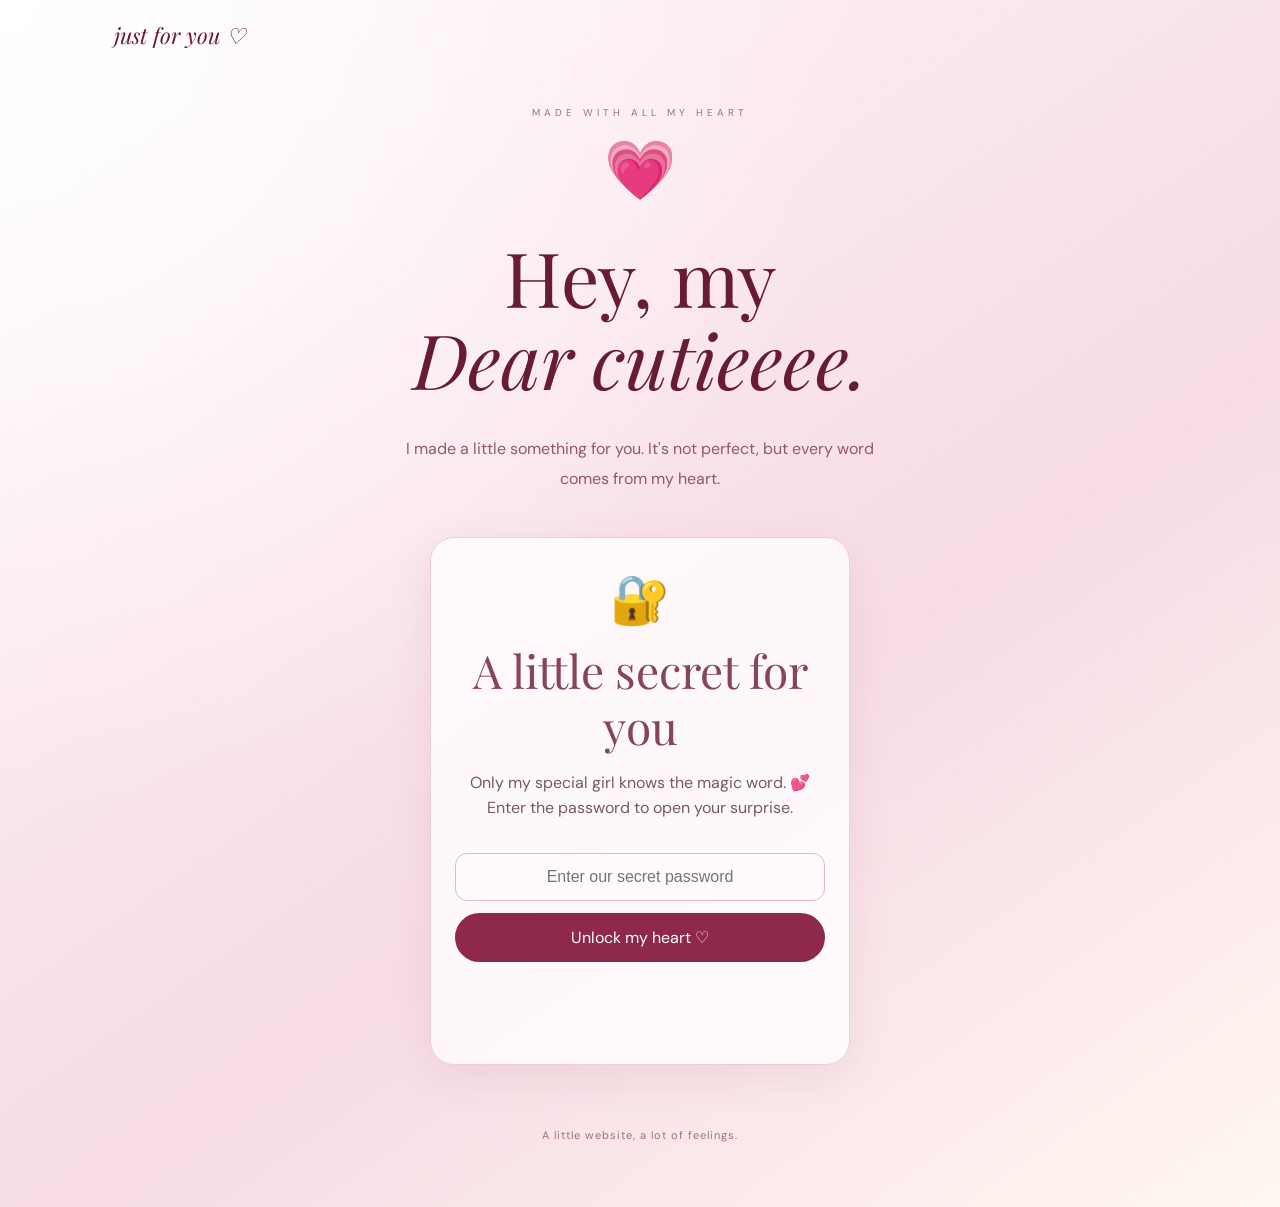
<file: index.html>
<!DOCTYPE html>
<html lang="en">
<head>
  <meta charset="UTF-8">
  <meta name="viewport" content="width=device-width, initial-scale=1">
  <meta name="theme-color" content="#f7dce5">
  <title>A Little Surprise For You ❤️</title>
  <link rel="stylesheet" href="style.css">
  <script src="script.js" defer></script>

  <style>
    .lock-screen {
      width: min(420px, 100%);
      margin: 28px auto;
      padding: 30px 24px;
      text-align: center;
      background: rgba(255, 255, 255, 0.78);
      border: 1px solid #f0cad8;
      border-radius: 24px;
      box-shadow: 0 12px 40px rgba(130, 70, 95, 0.10);
    }

    .lock-icon {
      font-size: 48px;
      margin-bottom: 12px;
    }

    .lock-screen h2 {
      color: #87445f;
      margin-bottom: 10px;
    }

    .lock-screen p {
      color: #775866;
      line-height: 1.6;
    }

    .password-input {
      box-sizing: border-box;
      width: 100%;
      margin: 16px 0 12px;
      padding: 14px;
      border: 1px solid #e4b7c9;
      border-radius: 12px;
      background: #fffafd;
      font-size: 16px;
      text-align: center;
      outline-color: #c87999;
    }

    .unlock-button {
      width: 100%;
      border: none;
      cursor: pointer;
      font-size: 16px;
    }

    .error-message {
      min-height: 24px;
      color: #b4234d !important;
      font-size: 14px;
    }

    .hidden {
      display: none !important;
    }

    
/* Shake animation for a wrong password */
@keyframes passwordShake {
  0%, 100% { transform: translateX(0) rotate(0); }
  15% { transform: translateX(-10px) rotate(-1deg); }
  30% { transform: translateX(10px) rotate(1deg); }
  45% { transform: translateX(-8px) rotate(-1deg); }
  60% { transform: translateX(8px) rotate(1deg); }
  75% { transform: translateX(-4px); }
  90% { transform: translateX(4px); }
}

.shake {
  animation: passwordShake 0.5s ease;
}

.error-message {
  min-height: 44px;
  color: #b4234d !important;
  font-size: 14px;
  font-weight: 600;
  line-height: 1.5;
}

@media (prefers-reduced-motion: reduce) {
  .shake {
    animation: none;
  }
}

  </style>
</head>


  <style>
    @keyframes passwordShake {
      0%, 100% { transform: translateX(0); }
      15% { transform: translateX(-10px); }
      30% { transform: translateX(10px); }
      45% { transform: translateX(-8px); }
      60% { transform: translateX(8px); }
      75% { transform: translateX(-4px); }
      90% { transform: translateX(4px); }
    }

    .shake {
      animation: passwordShake 0.5s ease;
    }

    .error-message {
      min-height: 44px;
      color: #b4234d !important;
      font-size: 14px;
      font-weight: 600;
      line-height: 1.5;
    }

    @media (prefers-reduced-motion: reduce) {
      .shake {
        animation: none;
      }
    }
  </style>

<body>
  <header class="site-header">
    <a class="brand" href="index.html">just for you ♡</a>
  </header>

  <main class="page fade-in">
    <div class="eyebrow">Made with all my heart</div>
    <div class="heart-icon">💗</div>

    <h1>Hey, my<br><em>Dear cutieeee.</em></h1>

    <p class="intro">
      I made a little something for you.
      It's not perfect, but every word comes from my heart.
    </p>

    <section class="lock-screen" id="lockScreen">
      <div class="lock-icon">🔐</div>
      <h2>A little secret for you</h2>
      <p>
        Only my special girl knows the magic word. 💕<br>
        Enter the password to open your surprise.
      </p>

      <form id="passwordForm">
        <input
          class="password-input"
          id="passwordInput"
          type="password"
          placeholder="Enter our secret password"
          autocomplete="off"
          aria-label="Password"
          required
        >

        <button class="btn unlock-button" type="submit">
          Unlock my heart ♡
        </button>

        <p class="error-message" id="errorMessage" role="alert"></p>
      </form>
    </section>

    <section id="welcomeScreen" class="lock-screen hidden">
      <div class="lock-icon">💖</div>
      <h2>You unlocked it, cutie!</h2>
      <p>Your little surprise is waiting for you.</p>

      <div class="button-row">
        <a class="btn" href="letter.html">
          Open my little surprise ♡
        </a>
      </div>
    </section>

    <div class="footer-note">A little website, a lot of feelings.</div>
  </main>

  <audio id="backgroundMusic"
         src="music/our-song.mp3"
         loop
         preload="none"></audio>
</body>
</html>
</file>
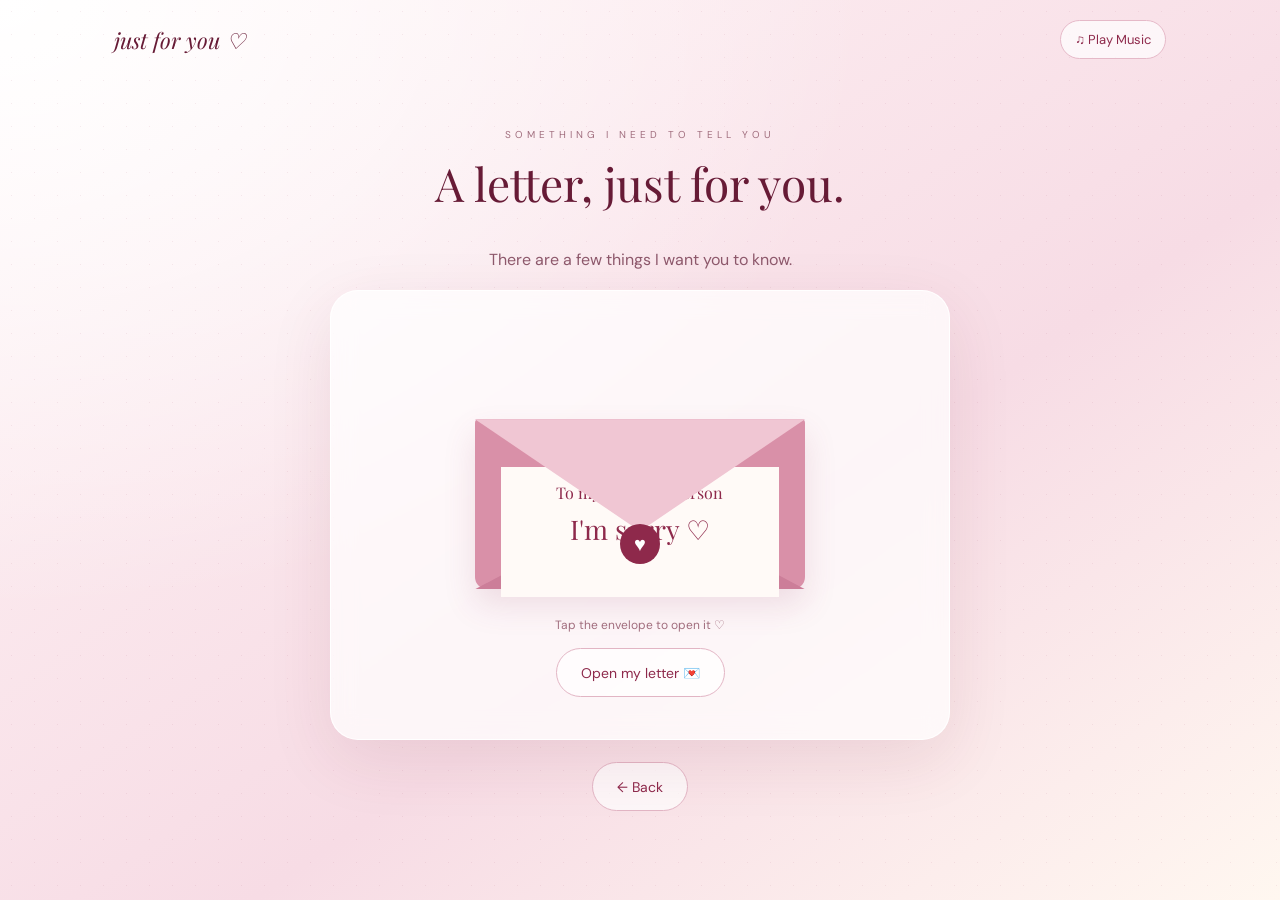
<file: letter.html>
<!DOCTYPE html>
<html lang="en">
<head>
  <meta charset="UTF-8">
  <meta name="viewport" content="width=device-width, initial-scale=1">
  <title>A Letter From My Heart 💌</title>
  <link rel="stylesheet" href="style.css">
  <script src="script.js" defer></script>
</head>
<body>
  <header class="site-header">
    <a class="brand" href="index.html">just for you ♡</a>
    <button class="music-button" id="musicToggle">♫ Play Music</button>
  </header>

  <main class="page fade-in">
    <div class="eyebrow">Something I need to tell you</div>
    <h2>A letter, just for you.</h2>
    <p class="intro">There are a few things I want you to know.</p>

    <div class="panel">
      <div class="envelope-wrap" id="envelope"
           onclick="toggleEnvelope()"
           role="button" tabindex="0"
           aria-label="Open the envelope"
           onkeydown="if(event.key==='Enter'||event.key===' '){event.preventDefault();toggleEnvelope()}">
        <div class="envelope">
          <div class="envelope-letter">
            <span>To my favourite person</span>
            <div style="font-size:27px;margin-top:8px">I'm sorry ♡</div>
          </div>
          <div class="envelope-flap"></div>
          <div class="envelope-seal">♥</div>
        </div>
      </div>

      <p class="hint">Tap the envelope to open it ♡</p>

      <div id="apologyPreview" class="hidden fade-in">
        <h2 style="font-size:30px">I'm truly sorry.</h2>
        <p>
          My favourite part? ❤️🥹
        </p>

        <p>
            It was always the little things, Cutie your innocent smile, our cute conversations, and the happiness you bring into my life. ❤️
        </p>

        <p>
            I'm really sorry for hurting you yesterday night, Cutie. I'm sorry I didn't text you properly and made you feel bad. You never deserved that, and I never want to be the reason for your tears. 🥺💗
        </p>

        <p>
           Please go to college today, my Cutie. 🫶🏻 Go enjoy your fest, have fun with your friends, take lots of pictures, laugh, and make beautiful memories. Don't miss these special moments because of what happened yesterday. Even if you're still upset with me, I understand. I just want to see you happy. ❤️
        </p>

        <p>
            I'm sorry, my innocent girl. I'll try to be more careful with your heart. You deserve so much love, Cutie. Now please go and enjoy your day for me, okay? 🥹❤️🫂
        </p>

        <div class="button-row">
          <a class="btn" href="memories.html">Our little memories →</a>
        </div>
      </div>

      <button class="btn secondary" id="openLetterButton"
              onclick="revealApology()">
        Open my letter 💌
      </button>
    </div>

    <div class="button-row">
      <a class="btn secondary" href="index.html">← Back</a>
    </div>
  </main>

  <audio id="backgroundMusic" src="music/our-song.mp3"
         loop preload="none"></audio>

  <script>
    function revealApology() {
      document.getElementById("envelope").classList.add("open");
      document.getElementById("apologyPreview").classList.remove("hidden");
      document.getElementById("openLetterButton").classList.add("hidden");
    }
  </script>
</body>
</html>
</file>
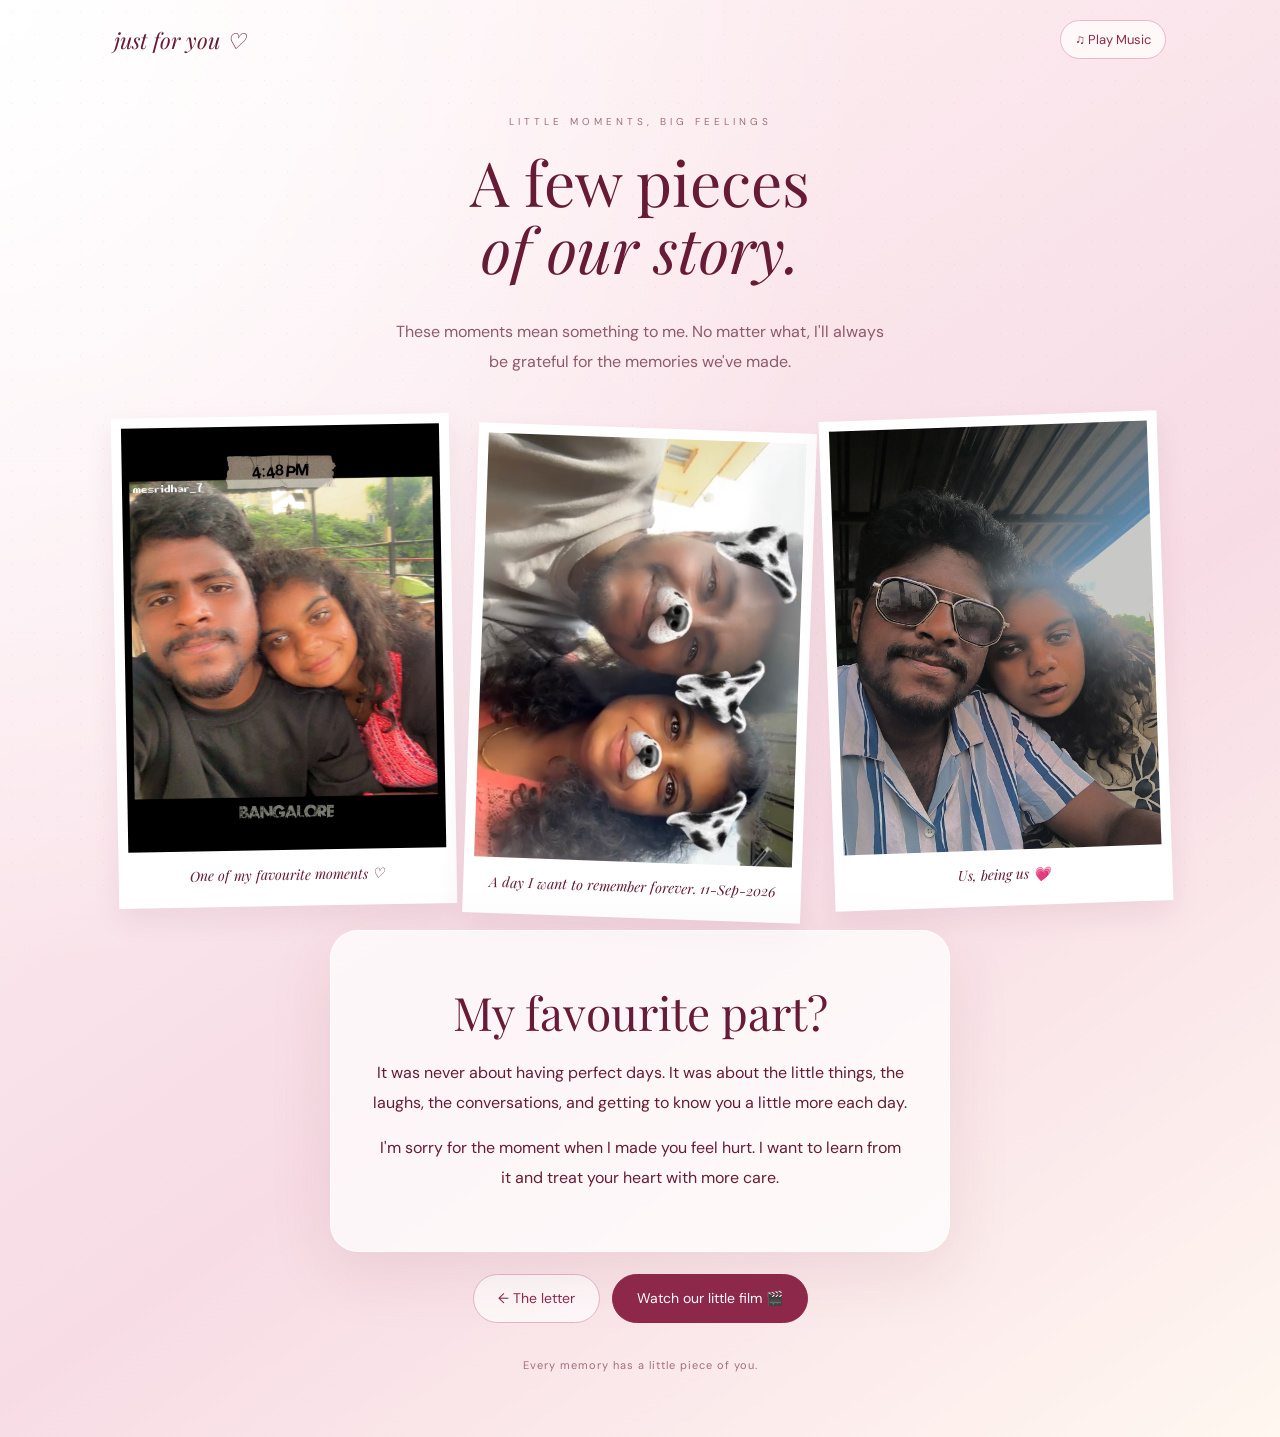
<file: memories.html>
<!DOCTYPE html>
<html lang="en">
<head>
  <meta charset="UTF-8">
  <meta name="viewport" content="width=device-width, initial-scale=1">
  <title>Our Little Memories 📸</title>
  <link rel="stylesheet" href="style.css">
  <script src="script.js" defer></script>
</head>
<body>
  <header class="site-header">
    <a class="brand" href="index.html">just for you ♡</a>
    <button class="music-button" id="musicToggle">♫ Play Music</button>
  </header>

  <main class="page wide fade-in">
    <div class="eyebrow">Little moments, big feelings</div>
    <h1 style="font-size:clamp(38px,7vw,62px)">
      A few pieces<br><em>of our story.</em>
    </h1>
    <p class="intro">
      These moments mean something to me.
      No matter what, I'll always be grateful for the memories we've made.
    </p>

    <div class="photo-grid">
      <div class="photo-card">
        <img src="images/our-photo-1.jpg"
             alt="Our first memory">
        <p>One of my favourite moments ♡</p>
      </div>

      <div class="photo-card">
        <img src="images/our-photo-2.jpg"
             alt="A special day together">
        <p>A day I want to remember forever. 11-Sep-2026</p>
      </div>

      <div class="photo-card">
        <img src="images/our-photo-3.jpg"
             alt="A happy memory together">
        <p>Us, being us 💗</p>
      </div>
    </div>

    <div class="panel">
      <h2>My favourite part?</h2>
      <p>
        It was never about having perfect days.
        It was about the little things, the laughs, the conversations,
        and getting to know you a little more each day.
      </p>
      <p>
        I'm sorry for the moment when I made you feel hurt.
        I want to learn from it and treat your heart with more care.
      </p>
    </div>

    <div class="button-row">
      <a class="btn secondary" href="letter.html">← The letter</a>
      <a class="btn" href="video.html">Watch our little film 🎬</a>
    </div>

    <div class="footer-note">Every memory has a little piece of you.</div>
  </main>

  <audio id="backgroundMusic" src="music/our-song.mp3"
         loop preload="none"></audio>
</body>
</html>
</file>
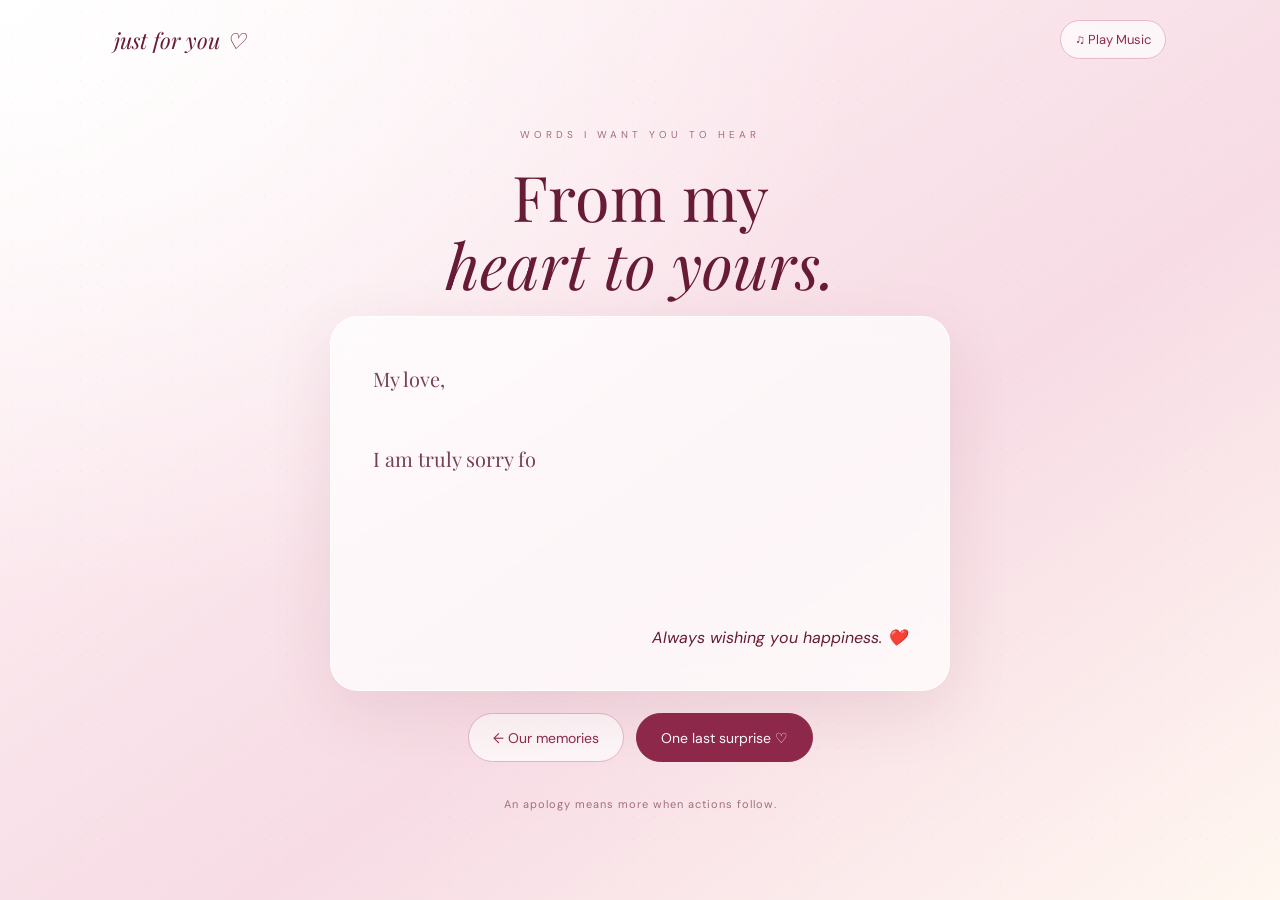
<file: message.html>
<!DOCTYPE html>
<html lang="en">
<head>
  <meta charset="UTF-8">
  <meta name="viewport" content="width=device-width, initial-scale=1">
  <title>Words From My Heart ✍️</title>
  <link rel="stylesheet" href="style.css">
  <script src="script.js" defer></script>
</head>
<body>
  <header class="site-header">
    <a class="brand" href="index.html">just for you ♡</a>
    <button class="music-button" id="musicToggle">♫ Play Music</button>
  </header>

  <main class="page fade-in">
    <div class="eyebrow">Words I want you to hear</div>
    <h1 style="font-size:clamp(39px,7vw,63px)">
      From my<br><em>heart to yours.</em>
    </h1>

    <div class="panel">
      <div id="typedMessage" class="letter-text"
           aria-live="polite">Getting my words together…</div>

      <div class="signature">
        Always wishing you happiness. ❤️
      </div>
    </div>

    <div class="button-row">
      <a class="btn secondary" href="memories.html">← Our memories</a>
      <a class="btn" href="surprise.html">One last surprise ♡</a>
    </div>

    <div class="footer-note">
      An apology means more when actions follow.
    </div>
  </main>

  <audio id="backgroundMusic" src="music/our-song.mp3"
         loop preload="none"></audio>
</body>
</html>
</file>
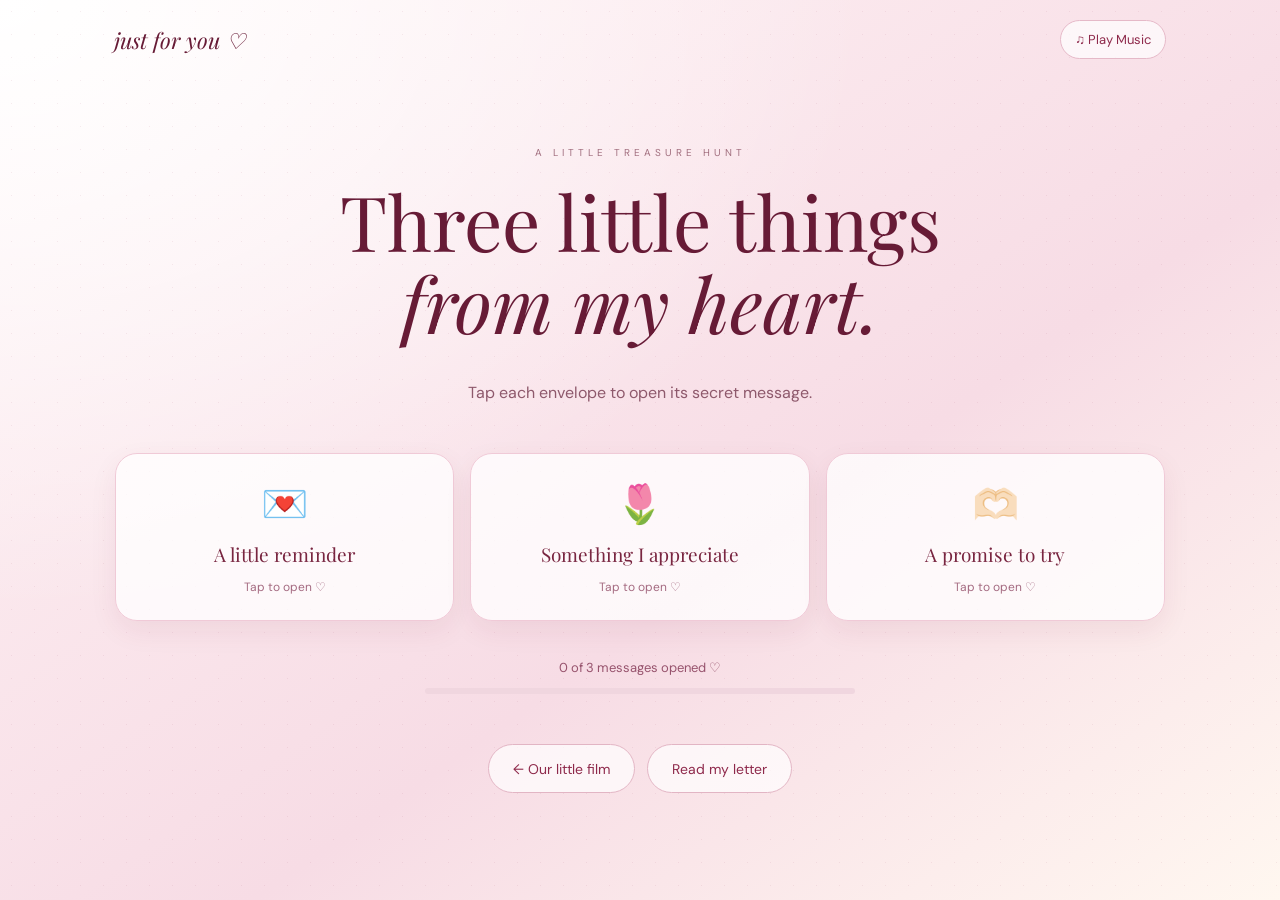
<file: secrets.html>
<!DOCTYPE html>
<html lang="en">
<head>
  <meta charset="UTF-8">
  <meta name="viewport" content="width=device-width, initial-scale=1">
  <title>Little Secrets For You 💗</title>
  <link rel="stylesheet" href="style.css">
  <script src="script.js" defer></script>
</head>
<body>
  <header class="site-header">
    <a class="brand" href="index.html">just for you ♡</a>
    <button class="music-button" id="musicToggle">♫ Play Music</button>
  </header>

  <main class="page wide fade-in">
    <div class="eyebrow">A little treasure hunt</div>
    <h1>Three little things<br><em>from my heart.</em></h1>
    <p class="intro">Tap each envelope to open its secret message.</p>

    <div class="secret-grid">
      <button class="secret-card" data-secret="0" aria-expanded="false">
        <span class="secret-icon">💌</span>
        <span class="secret-title">A little reminder</span>
        <span class="secret-hint">Tap to open ♡</span>
        <span class="secret-message hidden">
          You matter. Your feelings matter. And I never want you to
          feel that your hurt is something I can simply brush aside.
        </span>
      </button>

      <button class="secret-card" data-secret="1" aria-expanded="false">
        <span class="secret-icon">🌷</span>
        <span class="secret-title">Something I appreciate</span>
        <span class="secret-hint">Tap to open ♡</span>
        <span class="secret-message hidden">
          I appreciate the little things about you that make you
          uniquely you. I want to keep learning how to love you better.
        </span>
      </button>

      <button class="secret-card" data-secret="2" aria-expanded="false">
        <span class="secret-icon">🫶🏻</span>
        <span class="secret-title">A promise to try</span>
        <span class="secret-hint">Tap to open ♡</span>
        <span class="secret-message hidden">
          I can't promise to be perfect. I can promise to take
          responsibility, listen honestly, and work on my mistakes.
        </span>
      </button>
    </div>

    <div class="unlock-progress" aria-live="polite">
      <span id="secretCount">0</span> of 3 messages opened ♡
      <div class="progress-track">
        <div id="secretProgress" class="progress-fill"></div>
      </div>
    </div>

    <div id="secretComplete" class="panel hidden fade-in">
      <div class="heart-icon">✨</div>
      <h2>You found every little note!</h2>
      <p>
        There's one more message waiting for you.
        Take your time and open it whenever you're ready.
      </p>
      <a class="btn" href="surprise.html">Open the final surprise ❤️</a>
    </div>

    <div class="button-row">
      <a class="btn secondary" href="video.html">← Our little film</a>
      <a class="btn secondary" href="message.html">Read my letter</a>
    </div>
  </main>

  <audio id="backgroundMusic"
         src="music/our-song.mp3" loop preload="none"></audio>
</body>
</html>
</file>
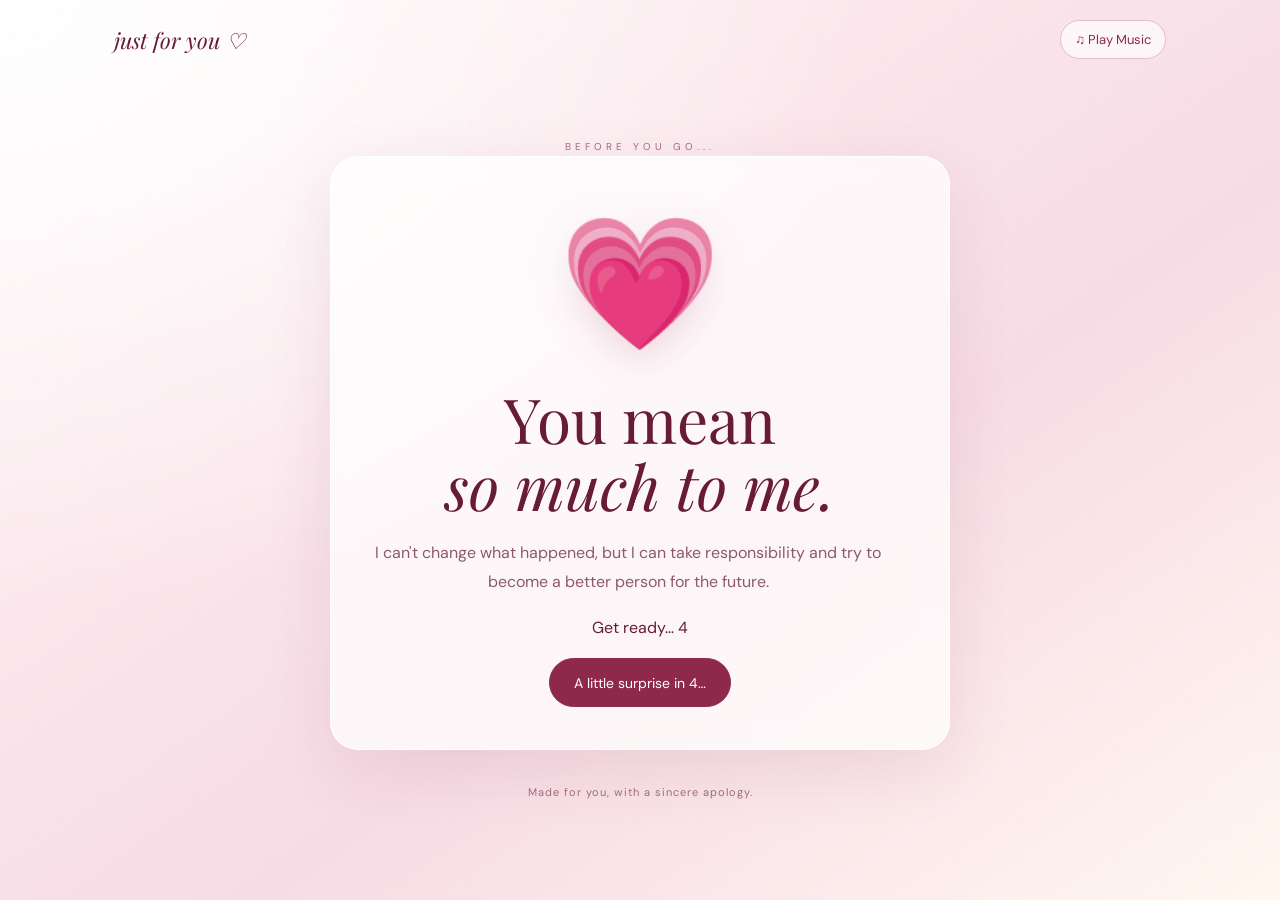
<file: surprise.html>
<!DOCTYPE html>
<html lang="en">
<head>
  <meta charset="UTF-8">
  <meta name="viewport" content="width=device-width, initial-scale=1">
  <title>One Last Thing ❤️</title>
  <link rel="stylesheet" href="style.css">
  <script src="script.js" defer></script>
</head>
<body>
  <header class="site-header">
    <a class="brand" href="index.html">just for you ♡</a>
    <button class="music-button" id="musicToggle">♫ Play Music</button>
  </header>

  <main class="page fade-in">
    <div class="eyebrow">Before you go...</div>

    <div class="panel">
      <div class="surprise-heart">💗</div>

      <h1 style="font-size:clamp(39px,7vw,62px)">
        You mean<br><em>so much to me.</em>
      </h1>

      <p class="intro">
        I can't change what happened, but I can take responsibility
        and try to become a better person for the future.
      </p>

      <p id="loveCountdown" aria-live="polite"></p>
      <button class="btn" id="surpriseButton">
        Open your little surprise ✨
      </button>

      <div id="surpriseReveal" class="hidden fade-in">
        <div class="heart-icon">🫶🏻</div>

        <p class="final-message">
          I'm sorry for hurting you.<br>
          I care about you deeply.<br>
          You deserve patience, respect, and real effort.
        </p>

        <p>
          If you're ready to talk, I'll listen.
          If you need time, I'll respect that too.
        </p>

        <h2 style="font-size:32px">Sending you a hug. ♡</h2>

        <p class="serif"><em>With love, always.</em></p>

        <div class="button-row">
          <a class="btn secondary" href="index.html">Read it again ♡</a>
        </div>
      </div>
    </div>

    <div class="footer-note">
      Made for you, with a sincere apology.
    </div>
  </main>

  <audio id="backgroundMusic" src="music/our-song.mp3"
         loop preload="none"></audio>
</body>
</html>
</file>
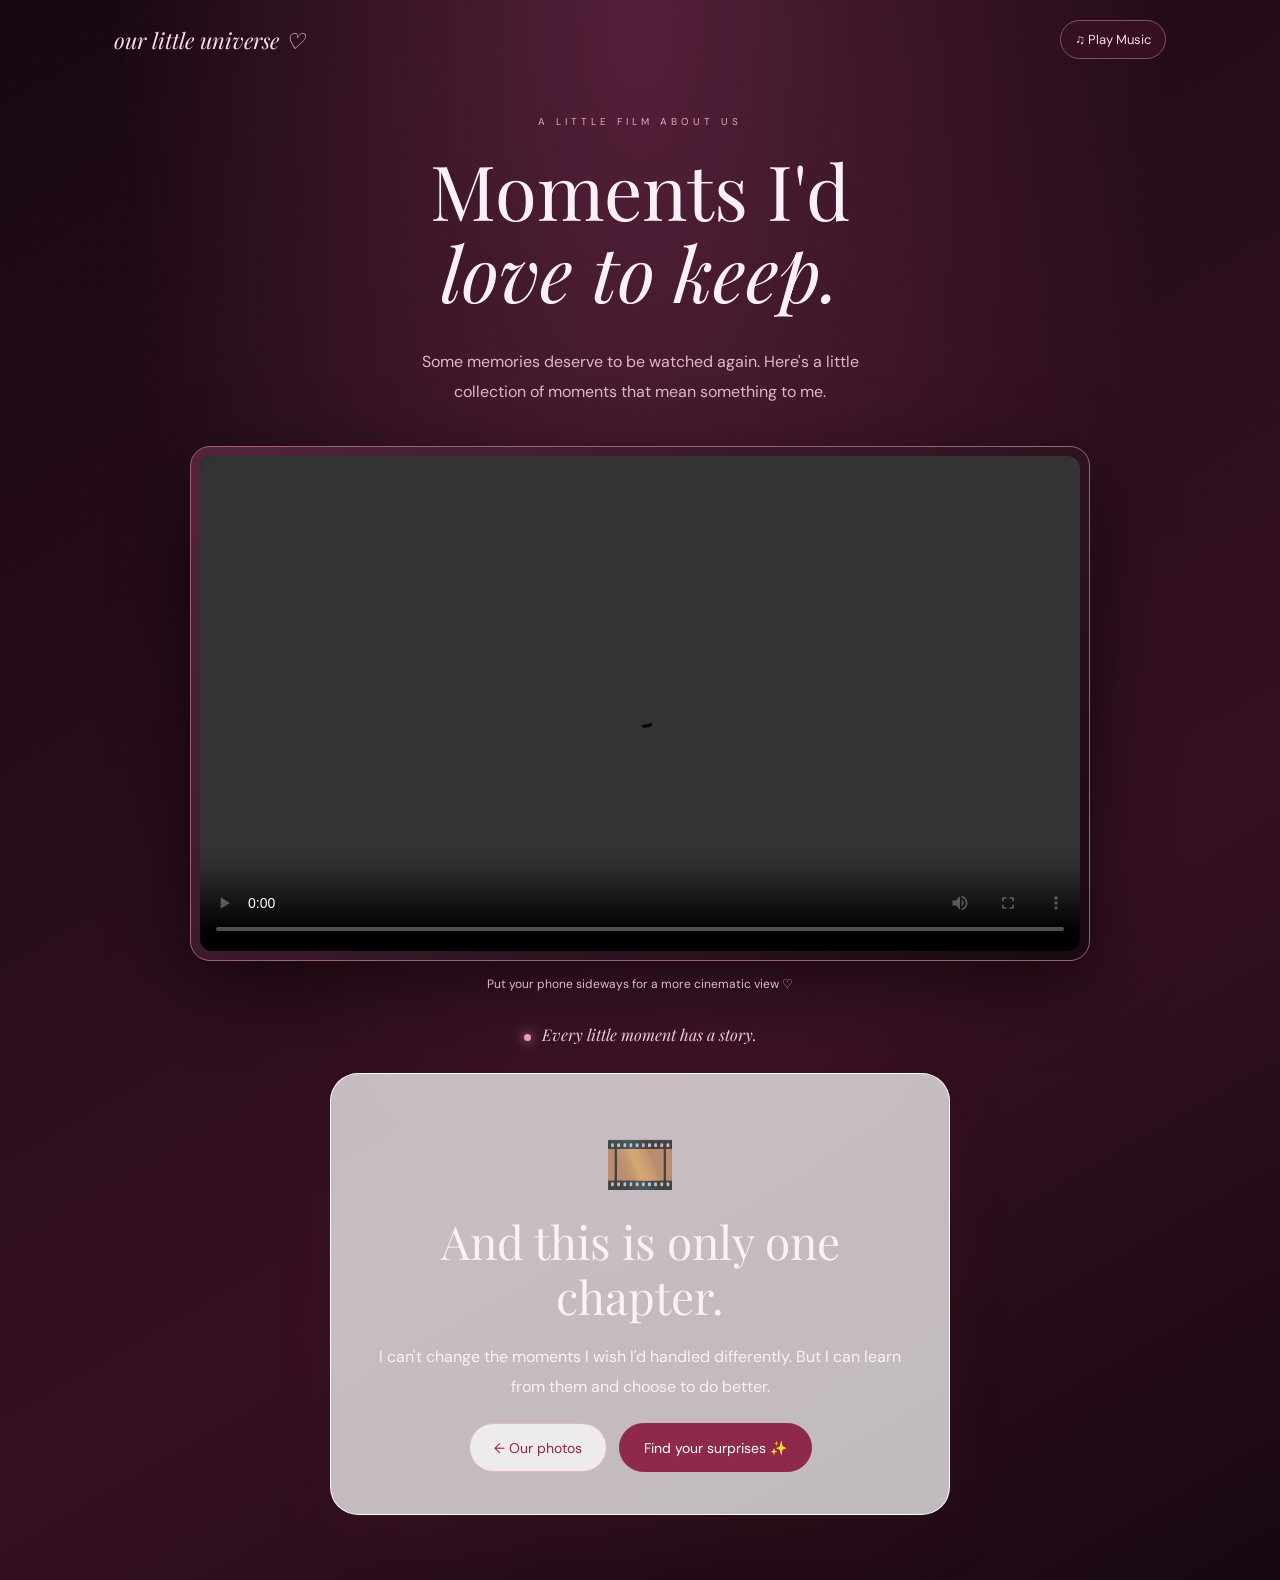
<file: video.html>
<!DOCTYPE html>
<html lang="en">
<head>
  <meta charset="UTF-8">
  <meta name="viewport" content="width=device-width, initial-scale=1">
  <meta name="theme-color" content="#270d1b">
  <title>Our Little Film 🎬</title>
  <link rel="stylesheet" href="style.css">
  <script src="script.js" defer></script>
</head>
<body class="cinema">
  <header class="site-header">
    <a class="brand" href="index.html">our little universe ♡</a>
    <button class="music-button" id="musicToggle">♫ Play Music</button>
  </header>

  <main class="page wide fade-in">
    <div class="eyebrow">A little film about us</div>
    <h1>Moments I'd<br><em>love to keep.</em></h1>

    <p class="intro">
      Some memories deserve to be watched again.
      Here's a little collection of moments that mean something to me.
    </p>

    <div class="film-frame">
      <video id="memoryVideo"
             controls
             playsinline
             preload="metadata"
             >
        <source src="videos/our-memories.mp4" type="video/mp4">
        Your browser cannot play this video.
      </video>
    </div>

    <p class="hint">Put your phone sideways for a more cinematic view ♡</p>

    <div class="film-caption">
      <span class="film-dot"></span>
      Every little moment has a story.
    </div>

    <div class="panel" style="margin-top:28px">
      <div class="heart-icon">🎞️</div>
      <h2>And this is only one chapter.</h2>
      <p>
        I can't change the moments I wish I'd handled differently.
        But I can learn from them and choose to do better.
      </p>
      <div class="button-row">
        <a class="btn secondary" href="memories.html">← Our photos</a>
        <a class="btn" href="secrets.html">Find your surprises ✨</a>
      </div>
    </div>
  </main>

  <audio id="backgroundMusic"
         src="music/our-song.mp3" loop preload="none"></audio>
</body>
</html>
</file>
<file: style.css>
@import url('https://fonts.googleapis.com/css2?family=DM+Sans:wght@400;500;600&family=Playfair+Display:ital,wght@0,400;0,500;0,600;1,400&display=swap');

:root {
  --rose: #8e294b;
  --rose-dark: #671b36;
  --pink: #f5dce4;
  --cream: #fffaf7;
  --muted: #a16e7e;
  --white: #ffffff;
}

* {
  box-sizing: border-box;
}

html {
  scroll-behavior: smooth;
}

body {
  margin: 0;
  min-height: 100vh;
  color: var(--rose-dark);
  background:
    radial-gradient(ellipse at top left, #fff 0%, transparent 48%),
    linear-gradient(145deg, #fff5f6, #f7dce5 60%, #fff7f0);
  font-family: 'DM Sans', sans-serif;
}

body::before {
  content: "";
  position: fixed;
  inset: 0;
  pointer-events: none;
  background-image: radial-gradient(#a64c6b 0.7px, transparent 0.7px);
  background-size: 23px 23px;
  opacity: 0.10;
}

button, a {
  -webkit-tap-highlight-color: transparent;
}

a {
  color: inherit;
  text-decoration: none;
}

button {
  font: inherit;
}

.site-header {
  position: relative;
  z-index: 3;
  display: flex;
  justify-content: space-between;
  align-items: center;
  gap: 12px;
  max-width: 1100px;
  margin: auto;
  padding: 20px 24px;
}

.brand {
  font-family: 'Playfair Display', serif;
  font-size: 22px;
  font-style: italic;
}

.music-button {
  border: 1px solid #e5b9c8;
  background: rgba(255,255,255,.7);
  color: var(--rose);
  border-radius: 30px;
  padding: 10px 14px;
  cursor: pointer;
  font-size: 13px;
}

.page {
  position: relative;
  z-index: 1;
  width: min(100% - 32px, 850px);
  min-height: calc(100vh - 90px);
  margin: auto;
  padding: 34px 0 65px;
  display: flex;
  flex-direction: column;
  justify-content: center;
  align-items: center;
  text-align: center;
}

.page.wide {
  width: min(100% - 32px, 1050px);
}

.eyebrow {
  color: var(--muted);
  text-transform: uppercase;
  font-size: 10px;
  letter-spacing: 4px;
  line-height: 1.8;
}

h1, h2, .serif {
  font-family: 'Playfair Display', Georgia, serif;
  font-weight: 400;
}

h1 {
  font-size: clamp(42px, 8vw, 76px);
  line-height: 1.08;
  margin: 18px 0;
}

h2 {
  font-size: clamp(30px, 5vw, 46px);
  line-height: 1.2;
  margin: 12px 0 18px;
}

p {
  line-height: 1.85;
}

.intro {
  max-width: 510px;
  color: #8e596c;
  font-size: 16px;
}

.heart-icon {
  font-size: 58px;
  margin: 10px 0;
  animation: heartbeat 1.8s ease-in-out infinite;
}

@keyframes heartbeat {
  0%, 100% { transform: scale(1); }
  15% { transform: scale(1.12); }
  30% { transform: scale(1); }
  45% { transform: scale(1.08); }
}

.button-row {
  display: flex;
  flex-wrap: wrap;
  justify-content: center;
  gap: 12px;
  width: 100%;
  margin-top: 22px;
}

.btn {
  display: inline-flex;
  justify-content: center;
  align-items: center;
  min-height: 49px;
  padding: 14px 24px;
  border: 1px solid var(--rose);
  border-radius: 40px;
  background: var(--rose);
  color: white;
  cursor: pointer;
  font-size: 14px;
  transition: transform .2s, background .2s;
}

.btn:hover {
  background: var(--rose-dark);
  transform: translateY(-2px);
}

.btn.secondary {
  color: var(--rose);
  background: rgba(255,255,255,.7);
  border-color: #e2b5c4;
}

.btn.secondary:hover {
  background: white;
}

.panel {
  width: min(100%, 620px);
  padding: clamp(22px, 5vw, 42px);
  border: 1px solid rgba(255,255,255,.95);
  border-radius: 28px;
  background: rgba(255,255,255,.72);
  box-shadow: 0 20px 65px rgba(114,37,63,.10);
  backdrop-filter: blur(12px);
}

.envelope-wrap {
  width: min(100%, 330px);
  height: 225px;
  margin: 36px auto 20px;
  position: relative;
  perspective: 900px;
  cursor: pointer;
}

.envelope {
  position: absolute;
  inset: 50px 0 0;
  height: 170px;
  border-radius: 4px 4px 12px 12px;
  background: #d990a8;
  box-shadow: 0 16px 32px #9c456426;
}

.envelope::before {
  content: "";
  position: absolute;
  inset: 0;
  background: #e9b5c6;
  clip-path: polygon(0 0, 50% 56%, 100% 0);
}

.envelope::after {
  content: "";
  position: absolute;
  inset: 0;
  background: #cc7e99;
  clip-path: polygon(0 100%, 50% 48%, 100% 100%);
}

.envelope-flap {
  position: absolute;
  inset: 0 0 auto;
  height: 112px;
  background: #f0c6d3;
  clip-path: polygon(0 0, 100% 0, 50% 100%);
  transform-origin: top;
  transition: transform .8s ease;
  z-index: 3;
}

.envelope-seal {
  position: absolute;
  z-index: 4;
  top: 105px;
  left: calc(50% - 20px);
  width: 40px;
  height: 40px;
  display: grid;
  place-items: center;
  border-radius: 50%;
  color: white;
  background: var(--rose);
  font-size: 20px;
}

.envelope-letter {
  position: absolute;
  z-index: 2;
  left: 8%;
  top: 48px;
  width: 84%;
  height: 130px;
  padding: 15px 10px;
  background: #fffaf7;
  color: var(--rose);
  font-family: 'Playfair Display', serif;
  transition: transform .8s ease;
}

.envelope-wrap.open .envelope-flap {
  transform: rotateX(180deg);
  z-index: 1;
}

.envelope-wrap.open .envelope-letter {
  transform: translateY(-75px);
}

.hint {
  color: var(--muted);
  font-size: 12px;
}

.photo-grid {
  display: grid;
  grid-template-columns: repeat(3, minmax(0, 1fr));
  gap: 18px;
  width: 100%;
  margin: 24px 0;
}

.photo-card {
  padding: 10px 10px 18px;
  background: white;
  box-shadow: 0 12px 28px #6c244315;
  transform: rotate(-1deg);
}

.photo-card:nth-child(2) {
  transform: rotate(2deg) translateY(12px);
}

.photo-card:nth-child(3) {
  transform: rotate(-2deg);
}

.photo-card img {
  display: block;
  width: 100%;
  aspect-ratio: 3 / 4;
  object-fit: cover;
  background: #f3dbe3;
}

.photo-card p {
  margin: 12px 0 0;
  font-family: 'Playfair Display', serif;
  font-style: italic;
  font-size: 14px;
}

.letter-text {
  text-align: left;
  white-space: pre-wrap;
  min-height: 240px;
  font-family: 'Playfair Display', Georgia, serif;
  font-size: clamp(17px, 3vw, 20px);
  line-height: 2;
  color: #774056;
}

.signature {
  text-align: right;
  font-style: italic;
  margin-top: 28px;
}

.surprise-heart {
  font-size: clamp(75px, 16vw, 130px);
  filter: drop-shadow(0 10px 20px #a12e5430);
  animation: heartbeat 1.7s infinite;
}

.final-message {
  max-width: 580px;
  font-family: 'Playfair Display', serif;
  font-size: clamp(19px, 4vw, 26px);
  line-height: 1.8;
}

.floating-heart {
  position: fixed;
  bottom: -40px;
  z-index: 0;
  pointer-events: none;
  color: #d77d9a;
  animation: float-up linear forwards;
}

@keyframes float-up {
  to {
    transform: translateY(-115vh) rotate(35deg);
    opacity: 0;
  }
}

.confetti {
  position: fixed;
  z-index: 5;
  top: -20px;
  pointer-events: none;
  animation: confetti-fall 3.5s ease-in forwards;
}

@keyframes confetti-fall {
  to {
    transform: translateY(110vh) rotate(720deg);
    opacity: 0;
  }
}

.footer-note {
  margin-top: 35px;
  color: var(--muted);
  font-size: 11px;
  letter-spacing: 1px;
}

.hidden {
  display: none !important;
}

.fade-in {
  animation: fade-in .7s ease both;
}

@keyframes fade-in {
  from { opacity: 0; transform: translateY(12px); }
  to { opacity: 1; transform: translateY(0); }
}

@media (max-width: 600px) {
  .site-header {
    padding: 16px;
  }

  .brand {
    font-size: 19px;
  }

  .page {
    min-height: calc(100svh - 75px);
    padding-top: 22px;
  }

  .photo-grid {
    grid-template-columns: 1fr;
    max-width: 330px;
    gap: 22px;
  }

  .photo-card:nth-child(2) {
    transform: rotate(1deg);
  }

  .photo-card img {
    aspect-ratio: 4 / 3;
  }

  .button-row {
    flex-direction: column;
  }

  .btn {
    width: 100%;
  }
}

@media (prefers-reduced-motion: reduce) {
  *, *::before, *::after {
    animation-duration: .01ms !important;
    animation-iteration-count: 1 !important;
    scroll-behavior: auto !important;
    transition-duration: .01ms !important;
  }
}


/* CINEMATIC VIDEO AND SURPRISE UPGRADE */

body.cinema {
  color: #fff0f5;
  background:
    radial-gradient(ellipse at top, #542039 0%, transparent 58%),
    linear-gradient(150deg, #170811, #351021 65%, #170811);
}

.cinema .site-header .brand {
  color: #f8dce7;
}

.cinema .music-button {
  color: #f8dce7;
  background: #351021;
  border-color: #805069;
}

.cinema .intro,
.cinema .hint,
.cinema .footer-note {
  color: #e0b7c7;
}

.cinema .eyebrow {
  color: #e6a8c1;
}

.film-frame {
  width: min(100%, 900px);
  padding: 9px;
  margin-top: 24px;
  border: 1px solid #9a627a;
  border-radius: 20px;
  background: linear-gradient(135deg, #53243a, #180912);
  box-shadow: 0 22px 75px #0008;
  overflow: hidden;
}

.film-frame video {
  display: block;
  width: 100%;
  max-height: 70vh;
  aspect-ratio: 16 / 9;
  object-fit: contain;
  border-radius: 12px;
  background: #080408;
}

.film-caption {
  margin-top: 16px;
  color: #f0cada;
  font-family: 'Playfair Display', serif;
  font-style: italic;
}

.film-dot {
  display: inline-block;
  width: 7px;
  height: 7px;
  margin-right: 7px;
  border-radius: 50%;
  background: #e9a0bc;
  box-shadow: 0 0 12px #e9a0bc;
}

.secret-grid {
  display: grid;
  grid-template-columns: repeat(3, minmax(0, 1fr));
  gap: 16px;
  width: 100%;
  margin: 30px 0;
}

.secret-card {
  display: flex;
  flex-direction: column;
  align-items: center;
  gap: 12px;
  min-width: 0;
  padding: 25px 15px;
  color: #792641;
  background: rgba(255,255,255,.78);
  border: 1px solid #f0cad7;
  border-radius: 22px;
  cursor: pointer;
  box-shadow: 0 10px 28px #77203d12;
  transition: transform .25s, box-shadow .25s;
}

.secret-card:hover {
  transform: translateY(-5px);
  box-shadow: 0 16px 35px #77203d20;
}

.secret-card.is-open {
  background: #fffaf8;
  border-color: #d58ca6;
}

.secret-icon {
  font-size: 38px;
}

.secret-title {
  font-family: 'Playfair Display', serif;
  font-size: 19px;
}

.secret-hint {
  color: #a46a80;
  font-size: 12px;
}

.secret-message {
  padding-top: 12px;
  border-top: 1px solid #f0d8e1;
  font-size: 14px;
  line-height: 1.8;
  text-align: center;
  animation: fade-in .45s ease both;
}

.unlock-progress {
  width: min(100%, 430px);
  margin: 8px auto 28px;
  color: #97536d;
  font-size: 13px;
}

.progress-track {
  height: 6px;
  margin-top: 12px;
  border-radius: 10px;
  background: #f0d6df;
  overflow: hidden;
}

.progress-fill {
  width: 0;
  height: 100%;
  border-radius: inherit;
  background: #a83d64;
  transition: width .4s ease;
}

#secretComplete {
  margin-bottom: 25px;
}

@media (max-width: 650px) {
  .secret-grid {
    grid-template-columns: 1fr;
    max-width: 420px;
  }

  .secret-card {
    padding: 22px;
  }

  .secret-icon {
    font-size: 32px;
  }
}
</file>
